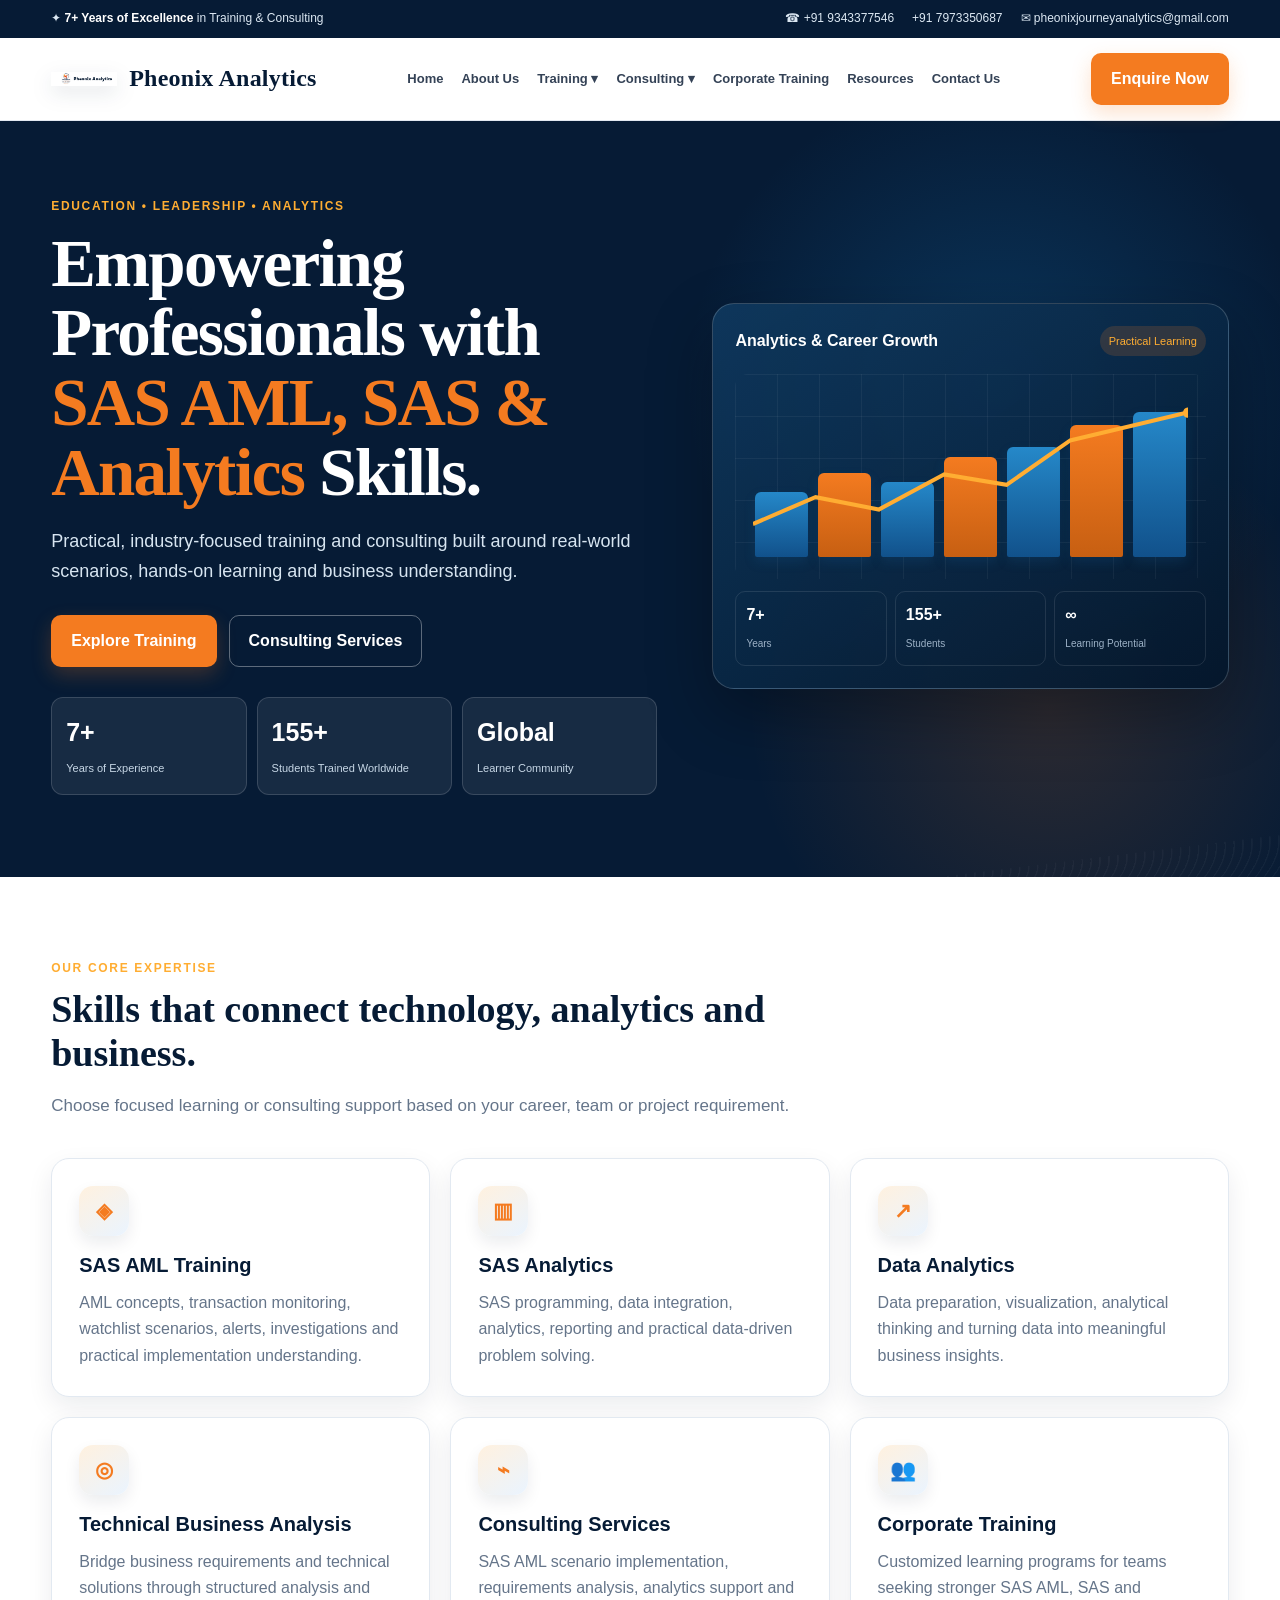
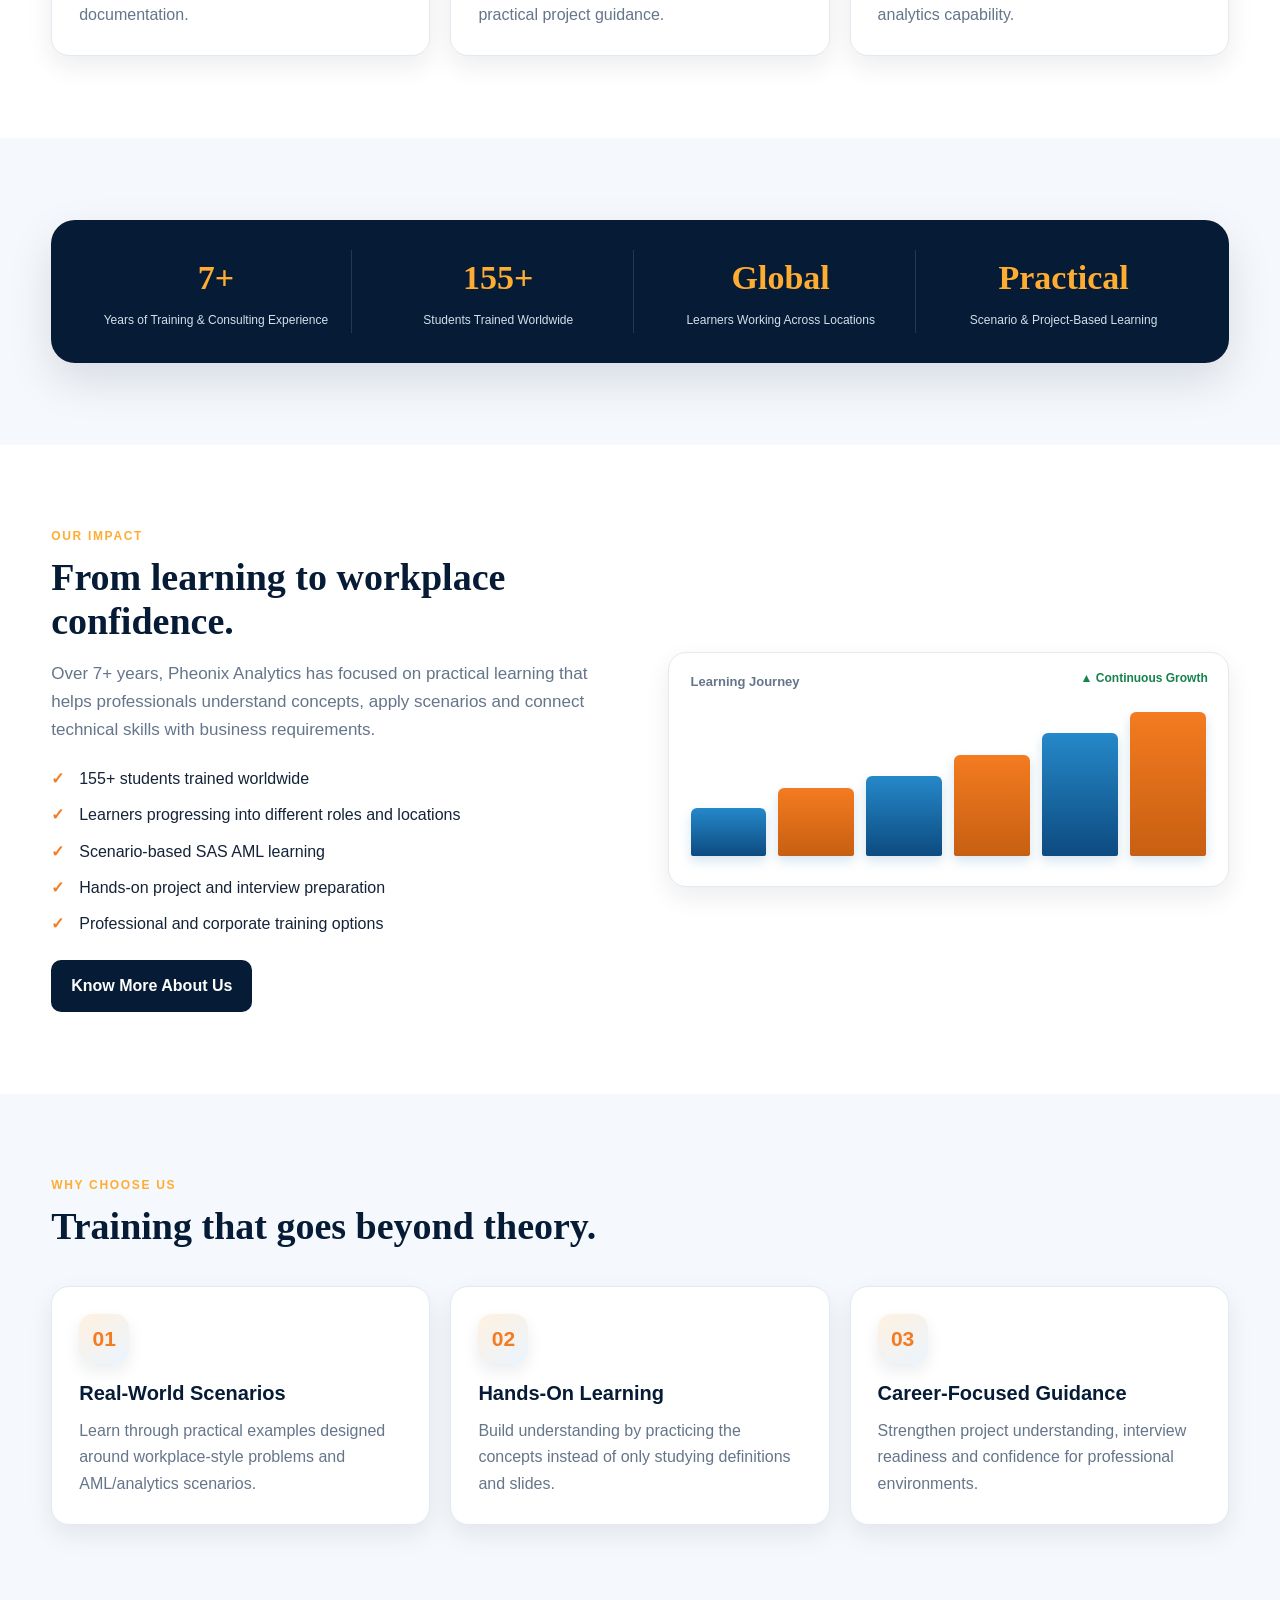
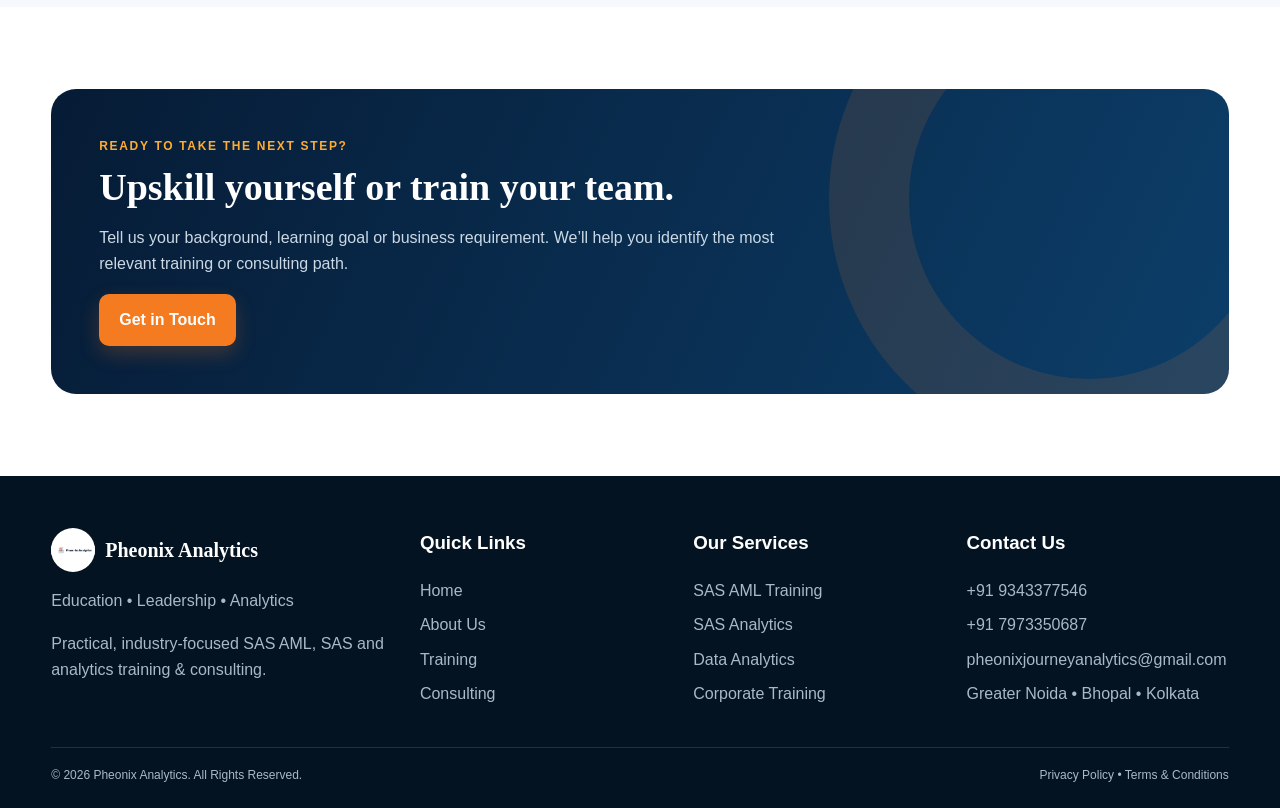
<file: index.html>
<!doctype html><html lang="en"><head><meta charset="utf-8"><meta name="viewport" content="width=device-width,initial-scale=1">
<title>SAS AML Training & Consulting | Pheonix Analytics</title>
<meta name="description" content="Pheonix Analytics — SAS AML training, SAS analytics, scenario implementation, technical business analysis and consulting.">
<link rel="stylesheet" href="styles.css"></head><body>
<div class="top"><div class="container"><div class="top-left"><span>✦ <strong>7+ Years of Excellence</strong> in Training & Consulting</span></div><div class="top-right"><a href="tel:+919343377546">☎ +91 9343377546</a><a href="tel:+917973350687">+91 7973350687</a><a href="mailto:pheonixjourneyanalytics@gmail.com">✉ pheonixjourneyanalytics@gmail.com</a></div></div></div>
<header class="nav"><div class="container navin"><a class="brand" href="index.html"><img src="assets/pheonix-logo.png" alt="Pheonix Analytics logo"><span>Pheonix Analytics</span></a>
<button class="mobile-menu-btn" type="button" aria-label="Open menu" onclick="toggleMobileNav()">☰</button><nav class="links"><a href="index.html">Home</a><a href="about.html">About Us</a><a href="training.html">Training ▾</a><a href="consulting.html">Consulting ▾</a><a href="corporate.html">Corporate Training</a><a href="resources.html">Resources</a><a href="contact.html">Contact Us</a></nav>
<a class="btn btn-primary" href="contact.html">Enquire Now</a><nav class="mobile-nav" id="mobileNav"><a href="index.html">Home</a><a href="about.html">About Us</a><a href="training.html">Training</a><a href="consulting.html">Consulting</a><a href="corporate.html">Corporate Training</a><a href="resources.html">Resources</a><a href="contact.html">Contact Us</a></nav></div></header>
<section class="hero"><div class="container">
<div><div class="eyebrow">Education • Leadership • Analytics</div>
<h1>Empowering Professionals with <span>SAS AML, SAS & Analytics</span> Skills.</h1>
<p>Practical, industry-focused training and consulting built around real-world scenarios, hands-on learning and business understanding.</p>
<div class="actions"><a class="btn btn-primary" href="training.html">Explore Training</a><a class="btn btn-outline" href="consulting.html">Consulting Services</a></div>
<div class="metrics"><div class="metric"><strong>7+</strong><span>Years of Experience</span></div><div class="metric"><strong>155+</strong><span>Students Trained Worldwide</span></div><div class="metric"><strong>Global</strong><span>Learner Community</span></div></div></div>
<div class="chart-card"><div class="chart-title"><strong>Analytics & Career Growth</strong><span class="badge">Practical Learning</span></div>
<div class="chart"><div class="bars"><i class="bar" style="height:45%"></i><i class="bar" style="height:58%"></i><i class="bar" style="height:52%"></i><i class="bar" style="height:69%"></i><i class="bar" style="height:76%"></i><i class="bar" style="height:91%"></i><i class="bar" style="height:100%"></i></div>
<div class="linechart"><svg viewBox="0 0 500 160" preserveAspectRatio="none"><polyline points="0,126 72,100 145,112 220,78 292,88 365,45 500,18" fill="none" stroke="#ffad32" stroke-width="4"/><circle cx="500" cy="18" r="5" fill="#ffad32"/></svg></div></div>
<div class="chart-footer"><div><strong>7+</strong><span>Years</span></div><div><strong>155+</strong><span>Students</span></div><div><strong>∞</strong><span>Learning Potential</span></div></div></div>
</div></section>
<section class="section white"><div class="container"><div class="section-head"><div class="eyebrow">Our Core Expertise</div><h2>Skills that connect technology, analytics and business.</h2><p class="lead">Choose focused learning or consulting support based on your career, team or project requirement.</p></div>
<div class="grid">
<div class="card"><div class="icon">◈</div><h3>SAS AML Training</h3><p>AML concepts, transaction monitoring, watchlist scenarios, alerts, investigations and practical implementation understanding.</p></div>
<div class="card"><div class="icon">▥</div><h3>SAS Analytics</h3><p>SAS programming, data integration, analytics, reporting and practical data-driven problem solving.</p></div>
<div class="card"><div class="icon">↗</div><h3>Data Analytics</h3><p>Data preparation, visualization, analytical thinking and turning data into meaningful business insights.</p></div>
<div class="card"><div class="icon">◎</div><h3>Technical Business Analysis</h3><p>Bridge business requirements and technical solutions through structured analysis and documentation.</p></div>
<div class="card"><div class="icon">⌁</div><h3>Consulting Services</h3><p>SAS AML scenario implementation, requirements analysis, analytics support and practical project guidance.</p></div>
<div class="card"><div class="icon">👥</div><h3>Corporate Training</h3><p>Customized learning programs for teams seeking stronger SAS AML, SAS and analytics capability.</p></div>
</div></div></section>
<section class="section"><div class="container"><div class="stats"><div class="stat"><strong>7+</strong><span>Years of Training & Consulting Experience</span></div><div class="stat"><strong>155+</strong><span>Students Trained Worldwide</span></div><div class="stat"><strong>Global</strong><span>Learners Working Across Locations</span></div><div class="stat"><strong>Practical</strong><span>Scenario & Project-Based Learning</span></div></div></div></section>
<section class="section white"><div class="container split"><div><div class="eyebrow">Our Impact</div><h2>From learning to workplace confidence.</h2><p class="lead">Over 7+ years, Pheonix Analytics has focused on practical learning that helps professionals understand concepts, apply scenarios and connect technical skills with business requirements.</p><ul class="checks"><li>155+ students trained worldwide</li><li>Learners progressing into different roles and locations</li><li>Scenario-based SAS AML learning</li><li>Hands-on project and interview preparation</li><li>Professional and corporate training options</li></ul><a class="btn btn-dark" href="about.html">Know More About Us</a></div>
<div class="mini-chart"><span class="mini-label">Learning Journey</span><span class="trend">▲ Continuous Growth</span><div class="bars"><i class="bar" style="height:32%"></i><i class="bar" style="height:45%"></i><i class="bar" style="height:53%"></i><i class="bar" style="height:67%"></i><i class="bar" style="height:82%"></i><i class="bar" style="height:96%"></i></div></div></div></section>
<section class="section"><div class="container"><div class="section-head"><div class="eyebrow">Why Choose Us</div><h2>Training that goes beyond theory.</h2></div><div class="grid">
<div class="card"><div class="icon">01</div><h3>Real-World Scenarios</h3><p>Learn through practical examples designed around workplace-style problems and AML/analytics scenarios.</p></div>
<div class="card"><div class="icon">02</div><h3>Hands-On Learning</h3><p>Build understanding by practicing the concepts instead of only studying definitions and slides.</p></div>
<div class="card"><div class="icon">03</div><h3>Career-Focused Guidance</h3><p>Strengthen project understanding, interview readiness and confidence for professional environments.</p></div>
</div></div></section>
<section class="section white"><div class="container"><div class="cta"><div class="eyebrow">Ready to take the next step?</div><h2>Upskill yourself or train your team.</h2><p>Tell us your background, learning goal or business requirement. We’ll help you identify the most relevant training or consulting path.</p><a class="btn btn-primary" href="contact.html">Get in Touch</a></div></div></section>

<footer class="footer"><div class="container footer-grid">
<div><div class="footer-brand"><img src="assets/pheonix-logo.png" alt=""><span>Pheonix Analytics</span></div><p>Education • Leadership • Analytics</p><p>Practical, industry-focused SAS AML, SAS and analytics training & consulting.</p></div>
<div><h3>Quick Links</h3><a href="index.html">Home</a><a href="about.html">About Us</a><a href="training.html">Training</a><a href="consulting.html">Consulting</a></div>
<div><h3>Our Services</h3><a href="training.html">SAS AML Training</a><a href="training.html">SAS Analytics</a><a href="consulting.html">Data Analytics</a><a href="corporate.html">Corporate Training</a></div>
<div><h3>Contact Us</h3><a href="tel:+919343377546">+91 9343377546</a><a href="tel:+917973350687">+91 7973350687</a><a href="mailto:pheonixjourneyanalytics@gmail.com">pheonixjourneyanalytics@gmail.com</a><span>Greater Noida • Bhopal • Kolkata</span></div>
</div><div class="container copyright"><span>© 2026 Pheonix Analytics. All Rights Reserved.</span><span>Privacy Policy • Terms & Conditions</span></div></footer>
<script>
function toggleMobileNav(){
  const m=document.getElementById('mobileNav');
  if(m) m.classList.toggle('open');
}
document.addEventListener('click',function(e){
  const m=document.getElementById('mobileNav');
  const b=document.querySelector('.mobile-menu-btn');
  if(m && m.classList.contains('open') && !m.contains(e.target) && e.target!==b) m.classList.remove('open');
});
</script></body></html>
</file>
<file: styles.css>
:root{
  --navy:#061b35; --navy2:#0a2f55; --blue:#1468a5; --blue2:#2588c9;
  --orange:#f47b20; --gold:#ffad32; --ink:#142337; --muted:#65758a;
  --bg:#f5f8fc; --white:#fff; --line:#e2e9f1;
  --shadow:0 18px 45px rgba(6,27,53,.12); --shadow2:0 10px 26px rgba(6,27,53,.08);
}
*{box-sizing:border-box}html{scroll-behavior:smooth}
body{margin:0;font-family:Inter,Segoe UI,Arial,sans-serif;color:var(--ink);background:var(--bg);line-height:1.65}
a{text-decoration:none;color:inherit}.container{width:min(1180px,92%);margin:auto}
.top{background:var(--navy);color:#dce8f3;font-size:12px}.top .container{min-height:38px;display:flex;align-items:center;justify-content:space-between;gap:18px}
.top-left,.top-right{display:flex;gap:18px;align-items:center}.top strong{color:#fff}.top a:hover{color:var(--gold)}
.nav{position:sticky;top:0;z-index:50;background:rgba(255,255,255,.96);backdrop-filter:blur(12px);border-bottom:1px solid var(--line)}
.navin{height:82px;display:flex;align-items:center;justify-content:space-between;gap:20px}
.brand{display:flex;align-items:center;gap:12px;font-family:Georgia,'Times New Roman',serif;font-weight:800;font-size:23px;color:var(--navy);letter-spacing:.01em}
.brand img{width:54px;height:54px;object-fit:contain;border-radius:50%}
.links{display:flex;align-items:center;gap:18px;font-size:13px;font-weight:700;color:#344256}.links a:hover{color:var(--orange)}
.btn{display:inline-flex;align-items:center;justify-content:center;border-radius:10px;padding:12px 19px;font-weight:800;border:1px solid transparent;transition:.2s;cursor:pointer}
.btn-primary{background:var(--orange);color:#fff;box-shadow:0 8px 20px rgba(244,123,32,.22)}.btn-primary:hover{transform:translateY(-2px);background:#e96f15}
.btn-dark{background:var(--navy);color:#fff}.btn-outline{background:#fff;border-color:#cad6e3;color:var(--navy)}
.hero{position:relative;overflow:hidden;background:var(--navy);color:#fff}
.hero:before{content:"";position:absolute;inset:0;background:
 radial-gradient(circle at 78% 35%,rgba(20,104,165,.34),transparent 28%),
 radial-gradient(circle at 82% 78%,rgba(244,123,32,.16),transparent 25%),
 linear-gradient(90deg,rgba(6,27,53,.98) 0%,rgba(6,27,53,.94) 46%,rgba(6,27,53,.58) 100%)}
.hero:after{content:"";position:absolute;inset:auto -15% -50% -15%;height:340px;background:
 radial-gradient(ellipse at 65% 0%,transparent 38%,rgba(20,104,165,.17) 39%,transparent 40%),
 repeating-radial-gradient(ellipse at 65% 0%,rgba(255,255,255,.05) 0 1px,transparent 2px 9px);transform:rotate(-7deg);opacity:.7}
.hero .container{position:relative;z-index:2;padding:76px 0 82px;display:grid;grid-template-columns:1.08fr .92fr;gap:55px;align-items:center}
.eyebrow{font-size:12px;text-transform:uppercase;letter-spacing:.14em;font-weight:900;color:var(--gold)}
h1{font-family:Georgia,'Times New Roman',serif;font-size:clamp(42px,5.3vw,67px);line-height:1.04;letter-spacing:-.025em;margin:12px 0 20px}
.hero h1 span{color:var(--orange)}.hero p{font-size:18px;max-width:690px;color:#d7e5f1;margin:0}
.actions{display:flex;gap:12px;flex-wrap:wrap;margin-top:28px}
.hero .btn-outline{background:transparent;color:#fff;border-color:rgba(255,255,255,.35)}
.metrics{display:grid;grid-template-columns:repeat(3,1fr);gap:10px;margin-top:30px}.metric{border:1px solid rgba(255,255,255,.15);background:rgba(255,255,255,.07);border-radius:12px;padding:14px}.metric strong{display:block;font-size:25px;color:#fff}.metric span{font-size:11px;color:#c7d7e6}
.chart-card{border:1px solid rgba(255,255,255,.18);background:linear-gradient(145deg,rgba(16,58,96,.88),rgba(3,22,43,.9));border-radius:22px;padding:22px;box-shadow:0 25px 65px rgba(0,0,0,.3)}
.chart-title{display:flex;justify-content:space-between;align-items:center;margin-bottom:18px}.chart-title strong{font-size:16px}.badge{font-size:11px;padding:6px 9px;border-radius:999px;background:rgba(244,123,32,.16);color:var(--gold)}
.chart{height:205px;border-radius:13px;background:linear-gradient(rgba(255,255,255,.05) 1px,transparent 1px),linear-gradient(90deg,rgba(255,255,255,.05) 1px,transparent 1px);background-size:42px 42px;position:relative;overflow:hidden}
.bars{position:absolute;left:20px;right:20px;bottom:22px;height:145px;display:flex;align-items:flex-end;gap:10px}.bar{flex:1;border-radius:6px 6px 2px 2px;background:linear-gradient(to top,#11518b,#2588c9);box-shadow:0 5px 12px rgba(20,104,165,.18)}.bar:nth-child(2n){background:linear-gradient(to top,#c75f12,#f47b20)}
.linechart{position:absolute;inset:20px 18px 20px 18px}.linechart svg{width:100%;height:100%}.chart-footer{display:grid;grid-template-columns:repeat(3,1fr);gap:8px;margin-top:12px}.chart-footer div{border:1px solid rgba(255,255,255,.1);padding:10px;border-radius:10px}.chart-footer strong{display:block;color:#fff}.chart-footer span{font-size:10px;color:#9db2c7}
.section{padding:82px 0}.white{background:#fff}.section-head{max-width:780px;margin-bottom:38px}.section h2{font-family:Georgia,'Times New Roman',serif;font-size:38px;line-height:1.16;color:var(--navy);margin:8px 0 12px}.lead{font-size:17px;color:var(--muted)}
.grid{display:grid;grid-template-columns:repeat(3,1fr);gap:20px}.grid2{display:grid;grid-template-columns:repeat(2,1fr);gap:24px}
.card{background:#fff;border:1px solid var(--line);border-radius:18px;padding:27px;box-shadow:var(--shadow2);transition:.22s}.card:hover{transform:translateY(-4px);box-shadow:var(--shadow)}
.card h3{font-size:20px;color:var(--navy);margin:13px 0 8px}.card p{margin:0;color:var(--muted)}
.icon{width:50px;height:50px;border-radius:14px;display:grid;place-items:center;background:linear-gradient(145deg,#fff1df,#eaf4ff);color:var(--orange);font-size:21px;font-weight:900;box-shadow:0 7px 16px rgba(6,27,53,.08)}
.stats{background:var(--navy);color:#fff;border-radius:24px;padding:30px;display:grid;grid-template-columns:repeat(4,1fr);gap:12px;box-shadow:var(--shadow)}
.stat{text-align:center;border-right:1px solid rgba(255,255,255,.13)}.stat:last-child{border-right:0}.stat strong{display:block;font-size:34px;color:var(--gold);font-family:Georgia,serif}.stat span{font-size:12px;color:#d3e0eb}
.split{display:grid;grid-template-columns:1fr 1fr;gap:55px;align-items:center}.panel{border:1px solid var(--line);background:linear-gradient(145deg,#fff,#f0f6fb);border-radius:24px;padding:33px;box-shadow:var(--shadow)}
.checks{list-style:none;padding:0;margin:22px 0}.checks li{position:relative;padding-left:28px;margin:10px 0}.checks li:before{content:"✓";position:absolute;left:0;color:var(--orange);font-weight:900}
.mini-chart{height:235px;position:relative;background:#fff;border:1px solid var(--line);border-radius:18px;padding:22px;box-shadow:var(--shadow2)}
.mini-chart .bars{left:22px;right:22px;bottom:30px;height:150px;gap:12px}.mini-chart .bar{background:linear-gradient(to top,#0d4b80,#2588c9)}.mini-chart .bar:nth-child(2n){background:linear-gradient(to top,#c75f12,#f47b20)}
.mini-label{font-size:13px;color:var(--muted);position:absolute;top:18px;left:22px;font-weight:750}.trend{position:absolute;right:20px;top:16px;color:#16834d;font-size:12px;font-weight:850}
.cta{background:linear-gradient(115deg,var(--navy),#0c3e69);border-radius:25px;padding:48px;color:#fff;position:relative;overflow:hidden}.cta:after{content:"";position:absolute;right:-120px;top:-150px;width:360px;height:360px;border:80px solid rgba(244,123,32,.12);border-radius:50%}.cta>*{position:relative;z-index:1}.cta h2{color:#fff;margin-top:8px}.cta p{color:#cbd9e5;max-width:700px}
.pagehero{background:linear-gradient(120deg,var(--navy),#0d3b66);color:#fff}.pagehero .container{padding:62px 0}.pagehero h1{font-size:48px}.pagehero p{color:#d5e2ee;max-width:780px;font-size:17px}
.tag{display:inline-block;padding:6px 10px;border-radius:999px;background:#eef5fb;color:#22577e;font-size:11px;font-weight:850;margin:4px}.course{display:flex;flex-direction:column;min-height:100%}.course .btn{margin-top:auto}.course ul{color:var(--muted);padding-left:20px}
.notice{border-left:4px solid var(--orange);background:#fff5ea;border-radius:8px;padding:13px 15px;color:#5e4c3b}
.contact-box{display:grid;grid-template-columns:repeat(3,1fr);gap:14px;margin-top:24px}.contact-item{background:#fff;border:1px solid var(--line);border-radius:14px;padding:17px;box-shadow:var(--shadow2)}.contact-item strong{display:block;color:var(--navy)}.contact-item a{color:#176aa6}
form{display:grid;gap:14px}label{font-size:13px;font-weight:800;color:var(--navy)}input,select,textarea{width:100%;padding:13px 14px;border:1px solid #cbd7e3;border-radius:10px;background:#fff;font:inherit;margin-top:6px}textarea{min-height:135px;resize:vertical}
.footer{background:#041321;color:#aab9c8;padding:52px 0 22px}.footer-grid{display:grid;grid-template-columns:1.4fr 1fr 1fr 1.1fr;gap:35px}.footer h3{color:#fff;margin-top:0}.footer a{display:block;margin:8px 0}.footer-brand{display:flex;align-items:center;gap:10px;font-family:Georgia,serif;font-weight:800;color:#fff;font-size:20px}.footer-brand img{width:44px;height:44px;border-radius:50%;object-fit:contain;background:#fff}.copyright{border-top:1px solid #193149;margin-top:32px;padding-top:18px;font-size:12px;display:flex;justify-content:space-between;gap:15px}
@media(max-width:930px){.links{display:none}.hero .container,.split,.grid2,.footer-grid{grid-template-columns:1fr}.grid{grid-template-columns:repeat(2,1fr)}.stats{grid-template-columns:repeat(2,1fr)}.stat:nth-child(2){border-right:0}.hero .container{padding:64px 0}.contact-box{grid-template-columns:1fr}}
@media(max-width:580px){.top{display:none}.navin{height:70px}.brand{font-size:18px}.brand img{width:43px;height:43px}.navin>.btn{display:none}.grid{grid-template-columns:1fr}.stats{grid-template-columns:1fr 1fr}.stat{border-right:0;border-bottom:1px solid rgba(255,255,255,.13);padding-bottom:12px}.stat:nth-last-child(-n+2){border-bottom:0}.hero h1{font-size:42px}.hero p{font-size:16px}.section{padding:60px 0}.section h2{font-size:31px}.pagehero h1{font-size:40px}.metrics{grid-template-columns:1fr 1fr}.metric:last-child{grid-column:1/-1}}

/* V3 refinements: larger logo, balanced contact cards and true mobile navigation */
.brand img{width:66px;height:66px;object-fit:contain;border-radius:0;filter:drop-shadow(0 7px 10px rgba(6,27,53,.10))}
.brand{font-size:24px}
.mobile-menu-btn{display:none;border:1px solid var(--line);background:#fff;color:var(--navy);border-radius:10px;width:44px;height:42px;font-size:22px;font-weight:800}
.mobile-nav{display:none}
.contact-box{grid-template-columns:1fr 1.55fr 1fr;align-items:stretch}
.contact-item{min-height:148px;padding:23px 26px;display:flex;flex-direction:column;justify-content:center}
.contact-item strong{font-size:16px;margin-bottom:8px}
.contact-item a{display:block;line-height:1.55;word-break:normal}
.contact-item.email-card a{font-size:16px}
@media(max-width:930px){
  .mobile-menu-btn{display:block}
  .navin>.btn{display:none}
  .mobile-nav{position:absolute;left:4%;right:4%;top:calc(100% + 8px);background:#fff;border:1px solid var(--line);border-radius:14px;box-shadow:var(--shadow);padding:10px;z-index:60}
  .mobile-nav.open{display:block}
  .mobile-nav a{display:block;padding:12px 14px;border-radius:9px;font-weight:750;color:var(--navy)}
  .mobile-nav a:hover{background:#f3f7fb;color:var(--orange)}
  .contact-box{grid-template-columns:1fr 1fr}
  .contact-item:last-child{grid-column:1/-1}
}
@media(max-width:580px){
  .navin{height:76px}
  .brand{font-size:18px;gap:9px}
  .brand img{width:56px;height:56px}
  .mobile-menu-btn{width:42px;height:40px}
  .contact-box{grid-template-columns:1fr;gap:12px}
  .contact-item{min-height:auto;padding:20px 22px}
  .contact-item:last-child{grid-column:auto}
  .contact-item.email-card a{font-size:15px;overflow-wrap:anywhere}
}
</file>
